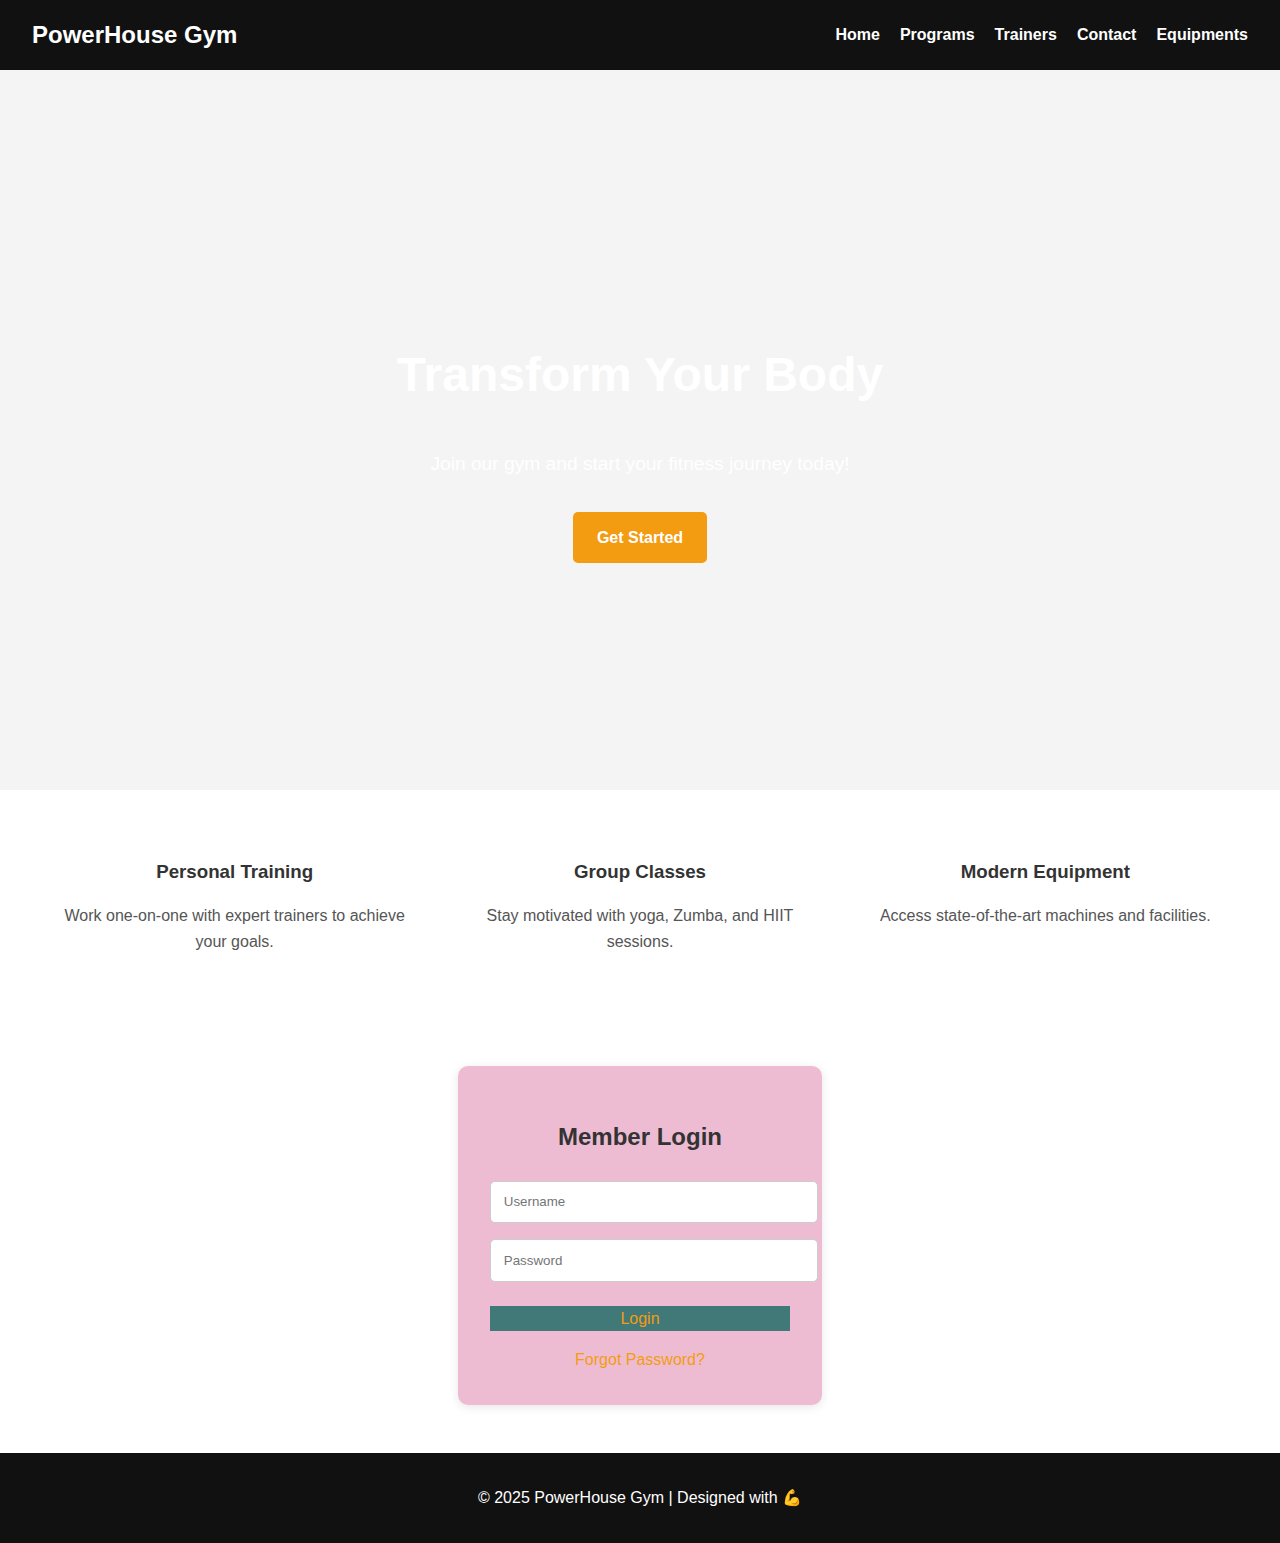
<file: index.html>
<!DOCTYPE html>
<html lang="en">
<head>
  <meta charset="UTF-8">
  <meta name="viewport" content="width=device-width", initial-scale=1.0">
  <title>PowerHouse Gym</title>
  <style>
    body{
    animation: Transformation 0.8s;
}
@keyframes Transformation{
    from{
        opacity: 0;
    }
    to{
        opacity: 1;
    }
}
    body {
      margin: 0;
      font-family: Arial, sans-serif;
      line-height: 1.6;
      background-color: #f4f4f4;
      background-repeat: no-repeat;
    }

    /* Navigation */
    header {
      background: #111;
      color: #fff;
      padding: 1rem 2rem;
      display: flex;
      justify-content: space-between;
      align-items: center;
    }
    header h1 {
      margin: 0;
      font-size: 1.5rem;
    }
    nav ul {
      list-style: none;
      display: flex;
      margin: 0;
      padding: 0;
    }
    nav ul li {
      margin-left: 20px;
    }
    nav ul li a {
      color: #fff;
      text-decoration: none;
      font-weight: bold;
    }
    nav ul li a:hover {
      color: #f39c12;
    }

    /* Hero Section */
    .hero {
      background: url('https://images.unsplash.com/photo-1558611848-73f7eb4001a1') no-repeat center center/cover;
      height: 80vh;
      display: flex;
      flex-direction: column;
      justify-content: center;
      align-items: center;
      color: #fff;
      text-align: center;
    }
    .hero h2 {
      font-size: 3rem;
      margin-bottom: 1rem;
    }
    .hero p {
      font-size: 1.2rem;
      margin-bottom: 2rem;
    }
    .hero a {
      background: #f39c12;
      color: #fff;
      padding: 0.8rem 1.5rem;
      text-decoration: none;
      font-weight: bold;
      border-radius: 5px;
    }
    .hero a:hover {
      background: #d35400;
    }

    /* Services */
    .services {
      display: flex;
      justify-content: space-around;
      padding: 3rem 2rem;
      background: #fff;
    }
    .service {
      flex: 1;
      margin: 0 1rem;
      text-align: center;
      
    }
    .service h3 {
      margin-bottom: 1rem;
      color: #333;
    }
    .service p {
      color: #555;
    }

    /* Footer */
    footer {
      background: #111;
      color: #fff;
      text-align: center;
      padding: 1rem;

      .login {
        background-color: #555;
      }
    }
  </style>
  
</head>
<link rel="stylesheet" href="style.css">

<body>

 <!-- Header -->
  <header>
    <h1>PowerHouse Gym</h1>
    <nav>
      <ul>
        <li><a href="index.html">Home</a></li>
        <li><a href="program.html">Programs</a></li>
        <li><a href="trainer.html">Trainers</a></li>
        <li><a href="contact.html">Contact</a></li>
        <li><a href="eipment.html">Equipments</a></li>
      </ul>
    </nav>
  </header>

  <!-- Hero Section -->
  <section class="hero">
    <h2>Transform Your Body</h2>
    <p>Join our gym and start your fitness journey today!</p>
    <a href="signup.html" target="_blank">Get Started</a>
  </section>

  <!-- Services -->
  <section class="services">
    <div class="service">
      <h3>Personal Training</h3>
      <p>Work one-on-one with expert trainers to achieve your goals.</p>
    </div>
    <div class="service">
      <h3>Group Classes</h3>
      <p>Stay motivated with yoga, Zumba, and HIIT sessions.</p>
    </div>
    <div class="service">
      <h3>Modern Equipment</h3>
      <p>Access state-of-the-art machines and facilities.</p>
    </div>
  </section>

  <!-- Login Section -->
<section class="login">
  <div class="login-container">
    <h2>Member Login</h2>
    <form action="#" method="post">
      <input type="text" placeholder="Username" required>
      <input type="password" placeholder="Password" required>
      <a class="login2" href="hero.html" target="_blank">Login</a>
    </form>
    <a href="member.html">Forgot Password?</a>
  </div>
</section>

  <!-- Footer -->
  <footer>
    <p>&copy; 2025 PowerHouse Gym | Designed with 💪</p>
  </footer>
 
  
</body>
</html>
</file>
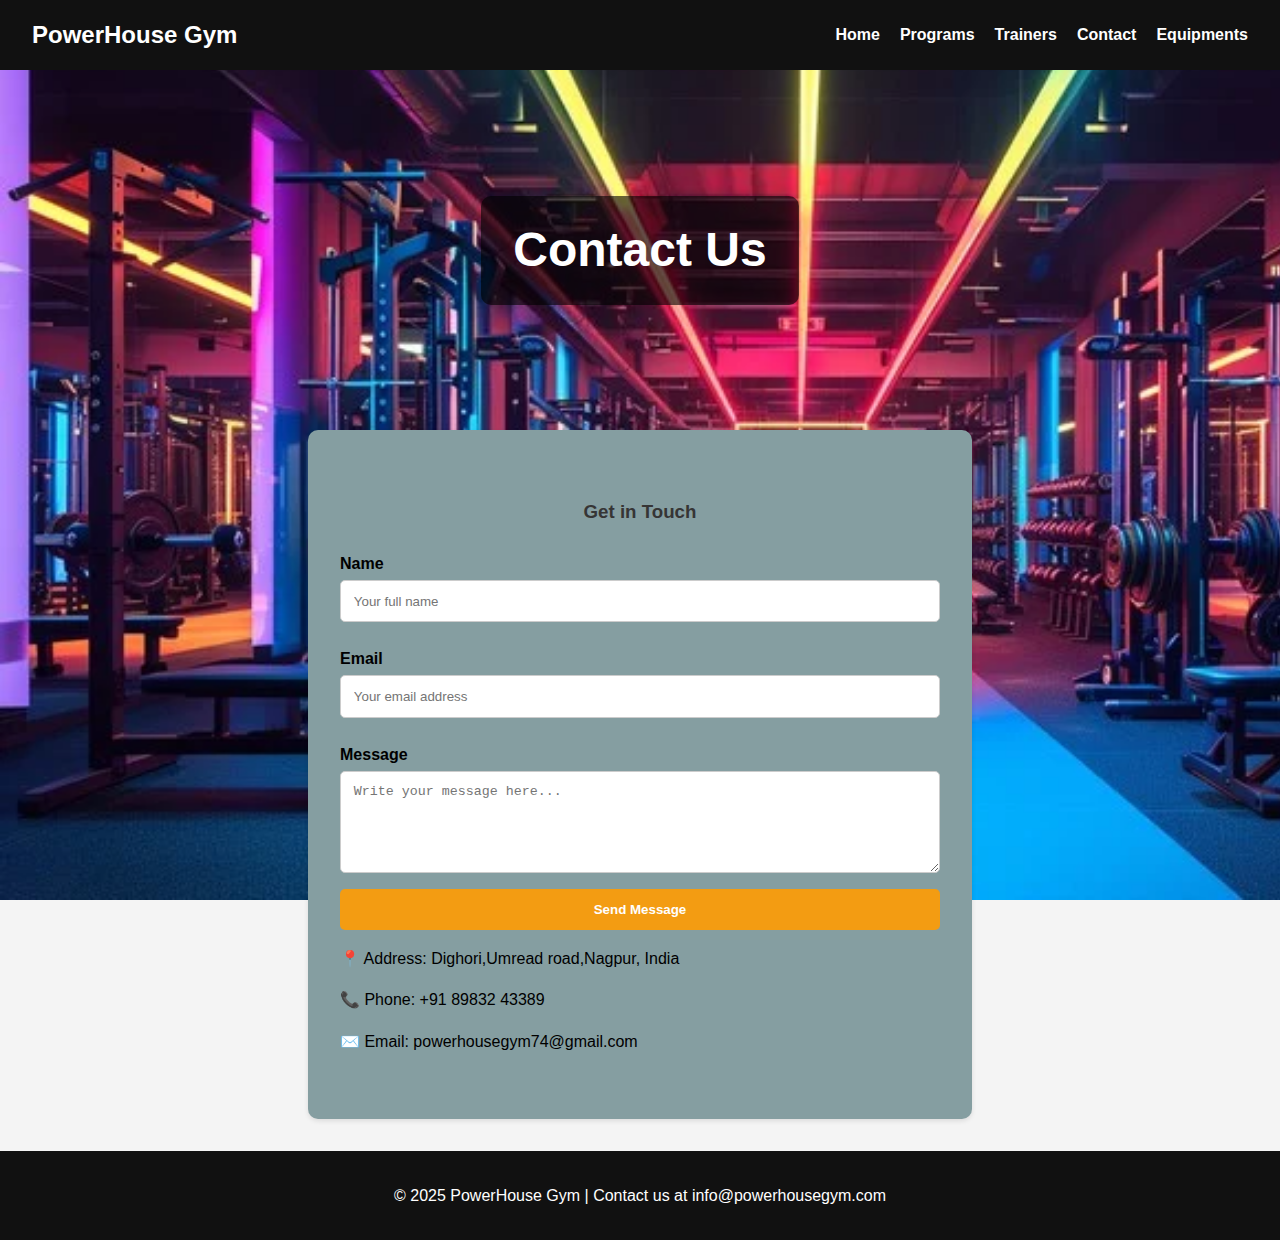
<file: contact.html>
<!DOCTYPE html>
<html lang="en">
<head>
  <meta charset="UTF-8">
  <meta name="viewport" content="width=device-width, initial-scale=1.0">
  <title>PowerHouse Gym | Contact</title>
  <style>
    body{
    animation: Transformation 0.8s;
}
@keyframes Transformation{
    from{
        opacity: 0;
    }
    to{
        opacity: 1;
    }
}
    body {
      margin: 0;
      font-family: Arial, sans-serif;
      background-color: #f4f4f4;
      line-height: 1.6;
      background-repeat: no-repeat;
      background-image: url(futuristic-gym-interior-stockcake.webp);
      background-size: cover;
      background-attachment: fixed;
      
    
    }

    /* Header */
    header {
      background: #111;
      color: #fff;
      padding: 1rem 2rem;
      display: flex;
      justify-content: space-between;
      align-items: center;
    }
    header h1 {
      margin: 0;
      font-size: 1.5rem;
    }
    nav ul {
      list-style: none;
      display: flex;
      margin: 0;
      padding: 0;
    }
    nav ul li {
      margin-left: 20px;
    }
    nav ul li a {
      color: #fff;
      text-decoration: none;
      font-weight: bold;
    }
    nav ul li a:hover {
      color: #f39c12;
    }

    /* Banner */
    .banner {
      
      height: 40vh;
      display: flex;
      justify-content: center;
      align-items: center;
      color: #fff;
      text-align: center;
    }
    .banner h2 {
      font-size: 3rem;
      background: rgba(0,0,0,0.6);
      padding: 1rem 2rem;
      border-radius: 10px;
    }

    /* Contact Form */
    .contact {
      padding: 3rem 2rem;
      max-width: 600px;
      margin: auto;
      background: #859ea1;
      border-radius: 10px;
      box-shadow: 0 2px 5px rgba(0,0,0,0.1);
    }
    .contact h3 {
      text-align: center;
      margin-bottom: 1rem;
      color: #363535;
    }
    .contact form {
      display: flex;
      flex-direction: column;
    }
    .contact label {
      margin: 0.5rem 0 0.2rem;
      font-weight: bold;
    }
    .contact input, .contact textarea {
      padding: 0.8rem;
      border: 1px solid #ccc;
      border-radius: 5px;
      margin-bottom: 1rem;
    }
    .contact button {
      background: #f39c12;
      color: #fff;
      padding: 0.8rem;
      border: none;
      border-radius: 5px;
      font-weight: bold;
      cursor: pointer;
    }
    .contact button:hover {
      background: #000000;
    }

    /* Footer */
    footer {
      background: #111;
      color: #fff;
      text-align: center;
      padding: 1rem;
      margin-top: 2rem;
    }
  </style>
  <link rel="stylesheet" href="style.css">
</head>
<body>

  <!-- Header -->
  <header>
    <h1>PowerHouse Gym</h1>
    <nav>
      <ul>
        <li><a href="index.html">Home</a></li>
        <li><a href="programs.html">Programs</a></li>
        <li><a href="trainer.html">Trainers</a></li>
        <li><a href="contact.html">Contact</a></li>
        <li><a href="eipment.html">Equipments</a></li>
      </ul>
    </nav>
  </header>

  <!-- Banner -->
  <section class="banner">
    <h2>Contact Us</h2>
  </section>

  <!-- Contact Form -->
  <section class="contact">
    <h3>Get in Touch</h3>
    <form action="#" method="post">
      <label for="name">Name</label>
      <input type="text" id="name" name="name" placeholder="Your full name" required>

      <label for="email">Email</label>
      <input type="email" id="email" name="email" placeholder="Your email address" required>

      <label for="message">Message</label>
      <textarea id="message" name="message" rows="5" placeholder="Write your message here..." required></textarea>

      <button type="submit">Send Message</button>
    </form>
     <div class="info">
      <p>📍 Address: Dighori,Umread road,Nagpur, India</p>
      <p>📞 Phone: +91 89832 43389</p>
      <p>✉️ Email: powerhousegym74@gmail.com</p>
    </div>
  </section>

  

  <!-- Footer -->
  <footer>
    <p>&copy; 2025 PowerHouse Gym | Contact us at info@powerhousegym.com</p>
  </footer>

</body>
</html>
</file>
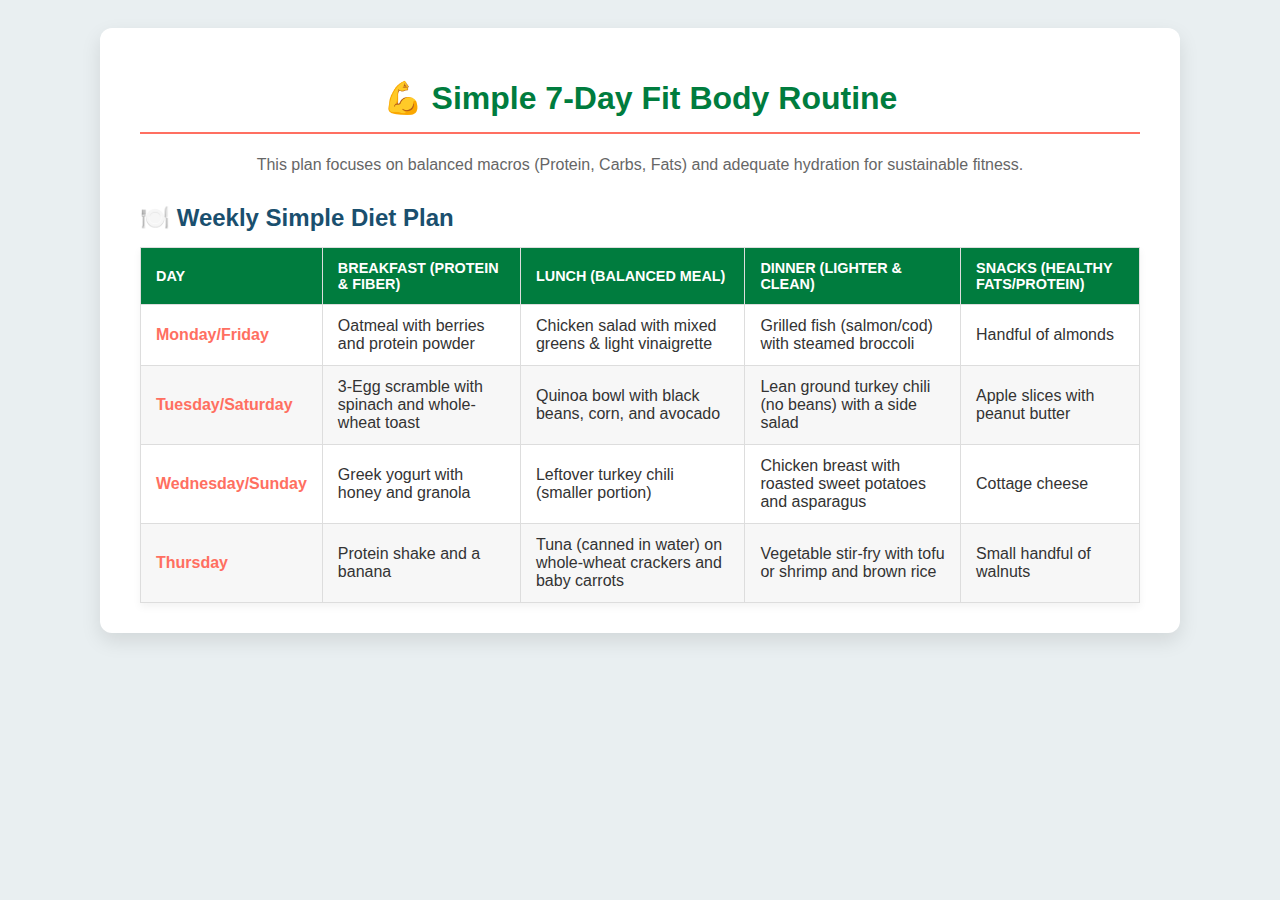
<file: diet.html>
<!DOCTYPE html>
<html lang="en">
<head>
    <meta charset="UTF-8">
    <meta name="viewport" content="width=device-width, initial-scale=1.0">
    <title>7-Day Simple Fitness Plan</title>
    <link rel="stylesheet" href="diet.css">
</head>
<body>
    <div class="plan-container">
        <h1>💪 Simple 7-Day Fit Body Routine</h1>
        <p class="intro">This plan focuses on balanced macros (Protein, Carbs, Fats) and adequate hydration for sustainable fitness.</p>

        <div class="plan-section">
            <h2>🍽️ Weekly Simple Diet Plan</h2>
            <table>
                <thead>
                    <tr>
                        <th>Day</th>
                        <th>Breakfast (Protein & Fiber)</th>
                        <th>Lunch (Balanced Meal)</th>
                        <th>Dinner (Lighter & Clean)</th>
                        <th>Snacks (Healthy Fats/Protein)</th>
                    </tr>
                </thead>
                <tbody>
                    <tr>
                        <td>Monday/Friday</td>
                        <td>Oatmeal with berries and protein powder</td>
                        <td>Chicken salad with mixed greens & light vinaigrette</td>
                        <td>Grilled fish (salmon/cod) with steamed broccoli</td>
                        <td>Handful of almonds</td>
                    </tr>
                    <tr>
                        <td>Tuesday/Saturday</td>
                        <td>3-Egg scramble with spinach and whole-wheat toast</td>
                        <td>Quinoa bowl with black beans, corn, and avocado</td>
                        <td>Lean ground turkey chili (no beans) with a side salad</td>
                        <td>Apple slices with peanut butter</td>
                    </tr>
                    <tr>
                        <td>Wednesday/Sunday</td>
                        <td>Greek yogurt with honey and granola</td>
                        <td>Leftover turkey chili (smaller portion)</td>
                        <td>Chicken breast with roasted sweet potatoes and asparagus</td>
                        <td>Cottage cheese</td>
                    </tr>
                    <tr>
                        <td>Thursday</td>
                        <td>Protein shake and a banana</td>
                        <td>Tuna (canned in water) on whole-wheat crackers and baby carrots</td>
                        <td>Vegetable stir-fry with tofu or shrimp and brown rice</td>
                        <td>Small handful of walnuts</td>
                    </tr>
</file>
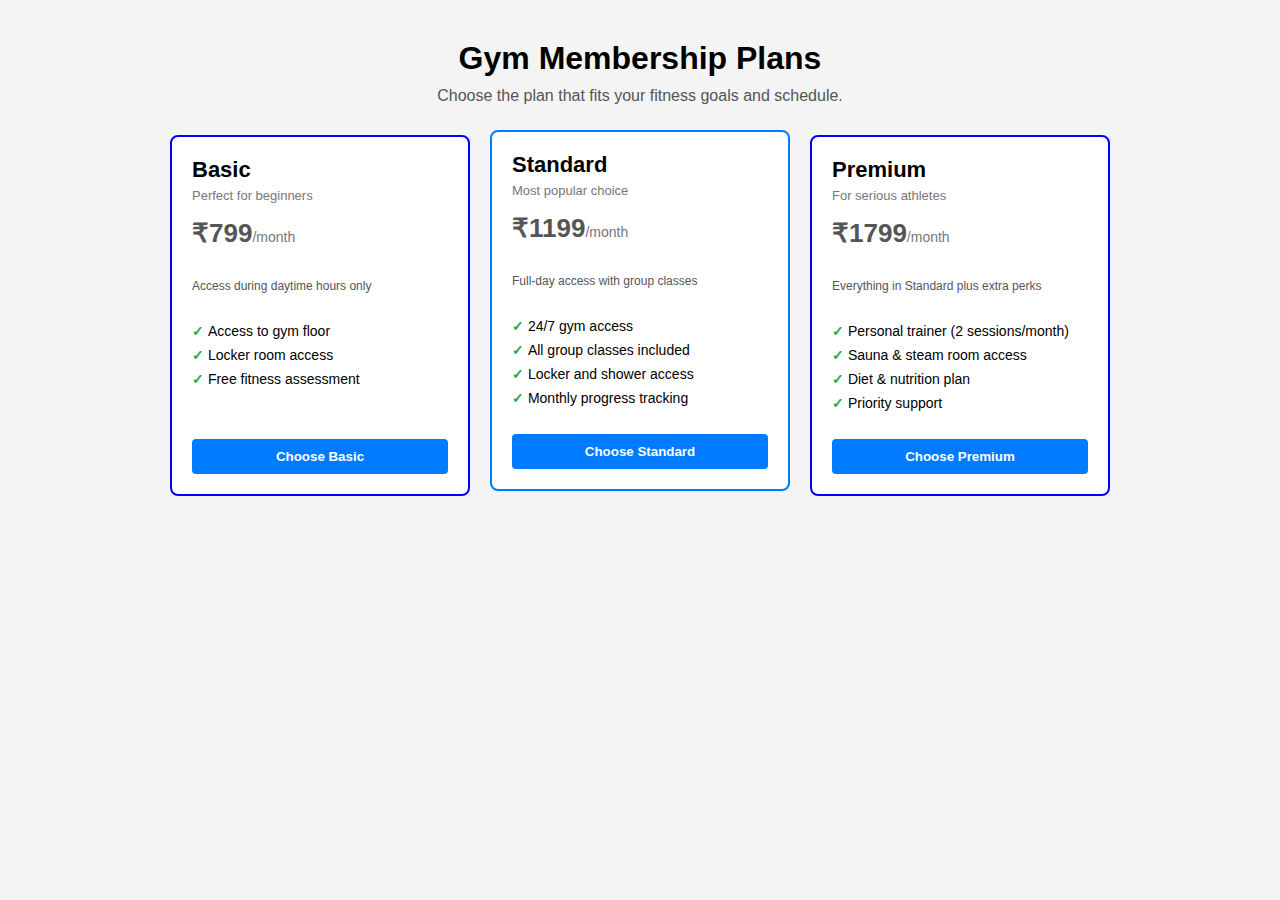
<file: fees.html>
<!DOCTYPE html>
<html lang="en">
<head>
  <meta charset="UTF-8">
  <title>Gym Membership Plans</title>
  <style>
    * {
      box-sizing: border-box;
      margin: 0;
      padding: 0;
      font-family: Arial, sans-serif;
    }
    body{
    animation: Transformation 0.8s;
}
@keyframes Transformation{
    from{
        opacity: 0;
    }
    to{
        opacity: 1;
    }
}

    body {
      background-color: #f4f4f4;
      padding: 40px 10px;
    }

    .pricing-section {
      max-width: 1000px;
      margin: 0 auto;
      text-align: center;
    }

    .pricing-section h1 {
      margin-bottom: 10px;
    }

    .pricing-section p {
      color: #555;
      margin-bottom: 30px;
    }

    .plans {
      display: flex;
      gap: 20px;
      justify-content: center;
      flex-wrap: wrap;
    }

    .plan {
      background-color: #ffffff;
      border: 1px solid #ddd;
      border-radius: 8px;
      width: 300px;
      padding: 20px;
      text-align: left;
      display: flex;
      flex-direction: column;
      border: 2px solid blue;
    }

    .plan h2 {
      margin-bottom: 5px;
      font-size: 22px;
    }

    .plan .tagline {
      font-size: 13px;
      color: #777;
      margin-bottom: 15px;
    }

    .price {
      font-size: 26px;
      font-weight: bold;
      margin-bottom: 5px;
      color: #222;
    }

    .price span {
      font-size: 14px;
      font-weight: normal;
      color: #777;
    }

    .billed {
      font-size: 12px;
      color: #777;
      margin-bottom: 15px;
    }

    .features {
      list-style: none;
      margin-bottom: 20px;
      font-size: 14px;
    }

    .features li {
      margin-bottom: 8px;
    }

    .features li::before {
      content: "✓ ";
      color: #28a745;
      font-weight: bold;
    }

    .plan button {
      padding: 10px 0;
      border-radius: 4px;
      border: none;
      background-color: #007bff;
      color: #fff;
      font-weight: 600;
      cursor: pointer;
      transition: background-color 0.2s ease;
      margin-top: auto;
    }

    .plan button:hover {
      background-color: #0056b3;
    }

    /* Highlight the middle plan slightly */
    .plan.popular {
      border: 2px solid #007bff;
      transform: translateY(-5px);
    }

    @media (max-width: 768px) {
      .plans {
        flex-direction: column;
        align-items: center;
      }

      .plan {
        width: 100%;
        max-width: 360px;
      }
    }
  </style>
</head>
<body>
  <section class="pricing-section">
    <h1>Gym Membership Plans</h1>
    <p>Choose the plan that fits your fitness goals and schedule.</p>

    <div class="plans">
      <!-- Basic Plan -->
      <div class="plan">
        <h2>Basic</h2>
        <p class="tagline">Perfect for beginners</p>
        <p class="price">₹799<span>/month</span></p>
        <p class="billed">Access during daytime hours only</p>
        <ul class="features">
          <li>Access to gym floor</li>
          <li>Locker room access</li>
          <li>Free fitness assessment</li>
        </ul>
        <button>Choose Basic</button>
      </div>

      <!-- Standard Plan -->
      <div class="plan popular">
        <h2>Standard</h2>
        <p class="tagline">Most popular choice</p>
        <p class="price">₹1199<span>/month</span></p>
        <p class="billed">Full-day access with group classes</p>
        <ul class="features">
          <li>24/7 gym access</li>
          <li>All group classes included</li>
          <li>Locker and shower access</li>
          <li>Monthly progress tracking</li>
        </ul>
        <button>Choose Standard</button>
      </div>

      <!-- Premium Plan -->
      <div class="plan">
        <h2>Premium</h2>
        <p class="tagline">For serious athletes</p>
        <p class="price">₹1799<span>/month</span></p>
        <p class="billed">Everything in Standard plus extra perks</p>
        <ul class="features">
          <li>Personal trainer (2 sessions/month)</li>
          <li>Sauna & steam room access</li>
          <li>Diet & nutrition plan</li>
          <li>Priority support</li>
        </ul>
        <button>Choose Premium</button>
      </div>
    </div>
  </section>
</body>
</html>
</file>
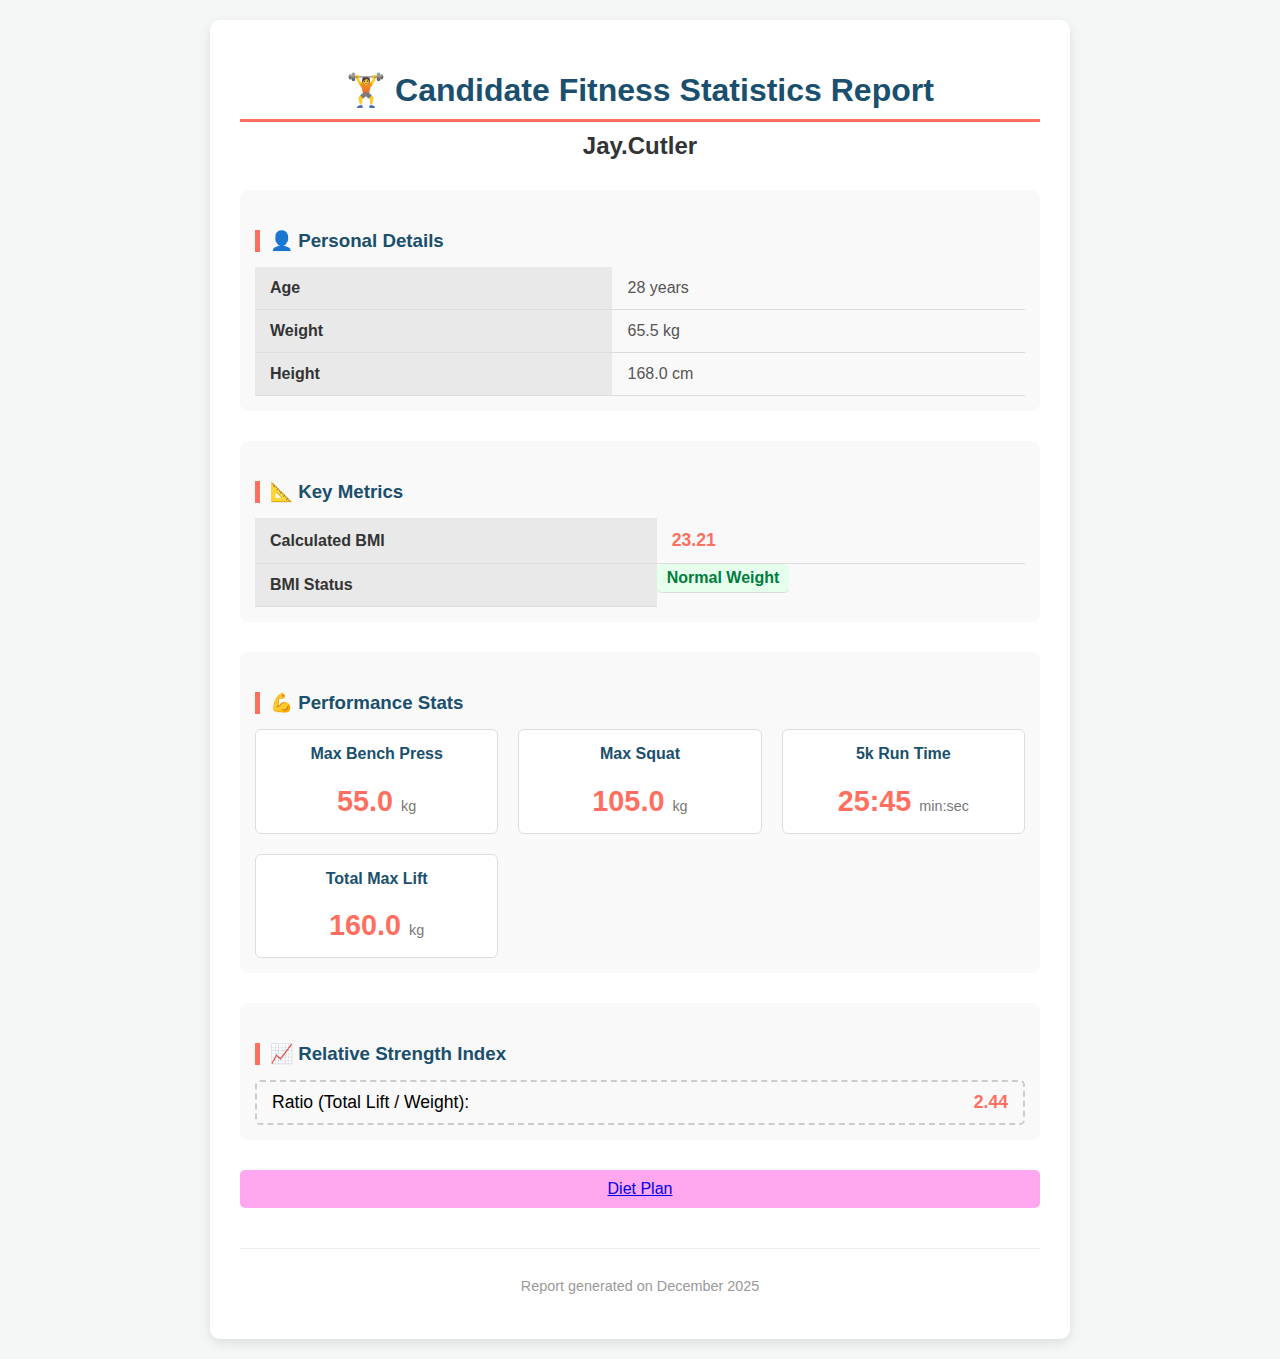
<file: hero.html>
<!DOCTYPE html>
<html lang="en">
<head>
    <meta charset="UTF-8">
    <meta name="viewport" content="width=device-width, initial-scale=1.0">
    <title>Gym Candidate Fitness Report</title>
    <link rel="stylesheet" href="Style2.css">
</head>
<body>
    <div class="report-container">
        <h1>🏋️ Candidate Fitness Statistics Report</h1>
        
        <h2>Jay.Cutler</h2>

        <div class="data-section personal-details">
            <h3>👤 Personal Details</h3>
            <table>
                <tr>
                    <th>Age</th>
                    <td>28 years</td>
                </tr>
                <tr>
                    <th>Weight</th>
                    <td>65.5 kg</td>
                </tr>
                <tr>
                    <th>Height</th>
                    <td>168.0 cm</td>
                </tr>
            </table>
        </div>

        <div class="data-section key-metrics">
            <h3>📐 Key Metrics</h3>
            <table>
                <tr>
                    <th>Calculated BMI</th>
                    <td class="highlight-metric">23.21</td>
                </tr>
                <tr>
                    <th>BMI Status</th>
                    <td class="status-normal">Normal Weight</td>
                </tr>
            </table>
        </div>

        <div class="data-section performance-stats">
            <h3>💪 Performance Stats</h3>
            <div class="stat-grid">
                <div class="stat-item">
                    <h4>Max Bench Press</h4>
                    <p class="stat-value">55.0 <small>kg</small></p>
                </div>
                <div class="stat-item">
                    <h4>Max Squat</h4>
                    <p class="stat-value">105.0 <small>kg</small></p>
                </div>
                <div class="stat-item">
                    <h4>5k Run Time</h4>
                    <p class="stat-value">25:45 <small>min:sec</small></p>
                </div>
                <div class="stat-item total-lift">
                    <h4>Total Max Lift</h4>
                    <p class="stat-value">160.0 <small>kg</small></p>
                </div>
            </div>
        </div>

        <div class="data-section relative-strength">
            <h3>📈 Relative Strength Index</h3>
            <div class="stat-flex">
                <p>Ratio (Total Lift / Weight):</p>
                <p class="highlight-metric">2.44</p>
            </div>
        </div>
        
        <div class="diet">
            <a href="diet.html">Diet Plan</a>
        </div>
        
        <footer>
            <p>Report generated on December 2025</p>
            
        </footer>
    </div>
</body>
</html>
</file>
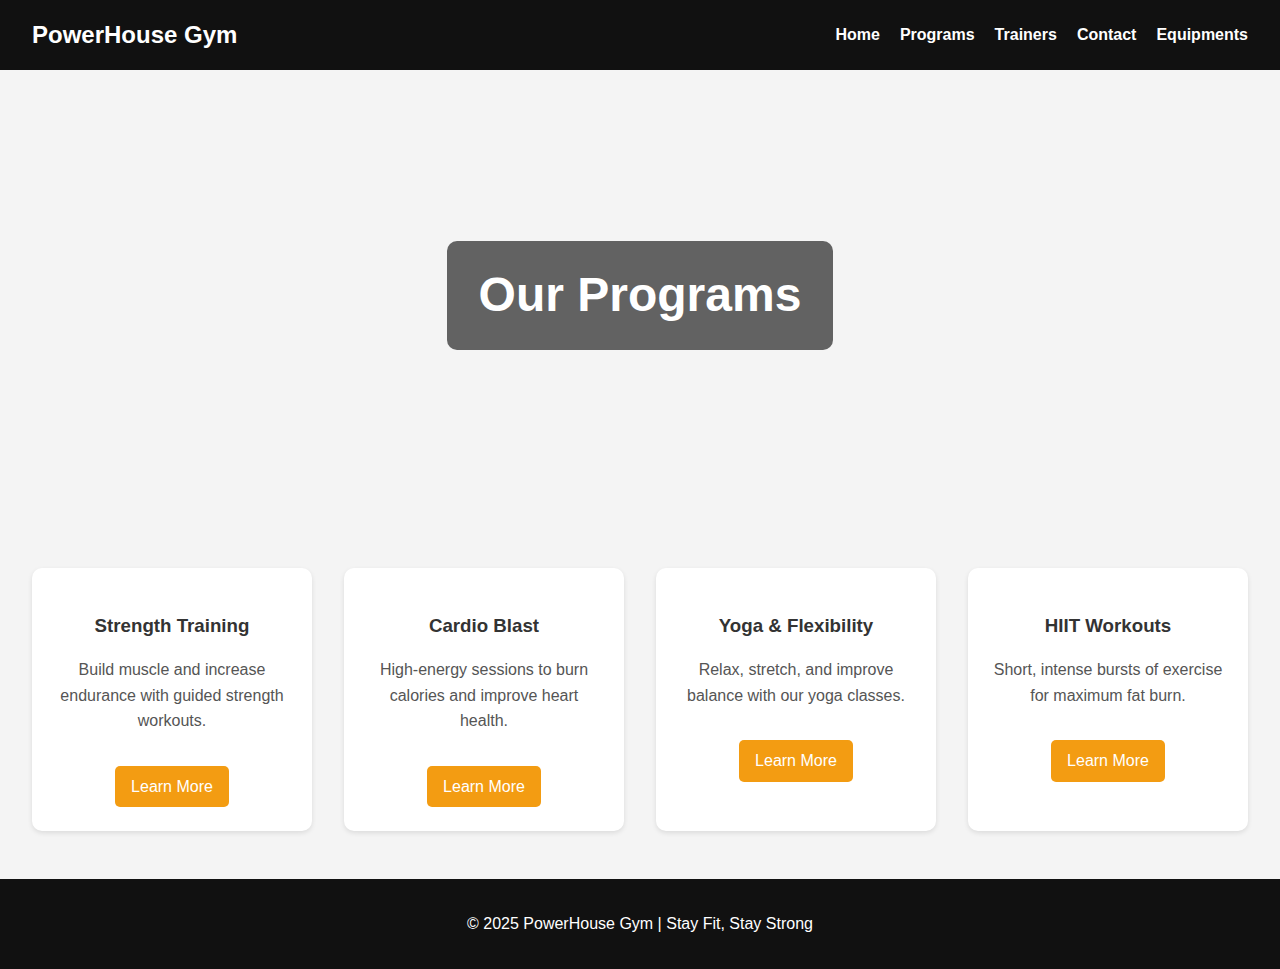
<file: program.html>
<!DOCTYPE html>
<html lang="en">
<head>
  <meta charset="UTF-8">
  <meta name="viewport" content="width=device-width, initial-scale=1.0">
  <title>PowerHouse Gym | Programs</title>
  <style>
    body{
    animation: Transformation 0.8s;
}
@keyframes Transformation{
    from{
        opacity: 0;
    }
    to{
        opacity: 1;
    }
}
    body {
      margin: 0;
      font-family: Arial, sans-serif;
      background-color: #f4f4f4;
      line-height: 1.6;
    }

    /* Header */
    header {
      background: #111;
      color: #fff;
      padding: 1rem 2rem;
      display: flex;
      justify-content: space-between;
      align-items: center;
    }
    header h1 {
      margin: 0;
      font-size: 1.5rem;
    }
    nav ul {
      list-style: none;
      display: flex;
      margin: 0;
      padding: 0;
    }
    nav ul li {
      margin-left: 20px;
    }
    nav ul li a {
      color: #fff;
      text-decoration: none;
      font-weight: bold;
    }
    nav ul li a:hover {
      color: #8d5515;
    }

    /* Page Banner */
    .banner {
      background: url('https://images.unsplash.com/photo-1599058917212-9b6f3b6d6f5f') no-repeat center center/cover;
      height: 50vh;
      display: flex;
      justify-content: center;
      align-items: center;
      color: #fff;
      text-align: center;
    }
    .banner h2 {
      font-size: 3rem;
      background: rgba(0,0,0,0.6);
      padding: 1rem 2rem;
      border-radius: 10px;
    }

    /* Programs Section */
    .programs {
      display: grid;
      grid-template-columns: repeat(auto-fit, minmax(250px, 1fr));
      gap: 2rem;
      padding: 3rem 2rem;
    }
    .program {
      background: #fff;
      padding: 1.5rem;
      border-radius: 10px;
      box-shadow: 0 2px 5px rgba(0,0,0,0.1);
      text-align: center;
    }
    .program h3 {
      margin-bottom: 1rem;
      color: #333;
    }
    .program p {
      color: #555;
    }
    .program a {
      display: inline-block;
      margin-top: 1rem;
      background: #f39c12;
      color: #fff;
      padding: 0.5rem 1rem;
      text-decoration: none;
      border-radius: 5px;
    }
    .program a:hover {
      background: #d35400;
    }

    /* Footer */
    footer {
      background: #111;
      color: #fff;
      text-align: center;
      padding: 1rem;
    }
  </style>
  <link rel="stylesheet" href="style.css">
</head>
<body>

  <!-- Header -->
  <header>
    <h1>PowerHouse Gym</h1>
    <nav>
      <ul>
        <li><a href="index.html">Home</a></li>
        <li><a href="programs.html">Programs</a></li>
        <li><a href="trainer.html">Trainers</a></li>
        <li><a href="contact.html">Contact</a></li>
        <li><a href="eipment.html">Equipments</a></li>
      </ul>
    </nav>
  </header>

  <!-- Banner -->
  <section class="banner">
    <h2>Our Programs</h2>
  </section>

  <!-- Programs -->
  <section class="programs">
    <div class="program">
      <h3>Strength Training</h3>
      <p>Build muscle and increase endurance with guided strength workouts.</p>
      <a href="https://www.nhs.uk/live-well/exercise/strength-exercises/" target="_blank">Learn More</a>
    </div>
    <div class="program">
      <h3>Cardio Blast</h3>
      <p>High-energy sessions to burn calories and improve heart health.</p>
      <a href="https://dymatize.co.in/thescoop/the-best-cardio-exercises-for-men-and-women-for-optimal-health" target="_blank">Learn More</a>
    </div>
    <div class="program">
      <h3>Yoga & Flexibility</h3>
      <p>Relax, stretch, and improve balance with our yoga classes.</p>
      <a href="https://www.healthline.com/health/exercise-fitness/yoga-for-flexibility#flexibility-benefits" target="_blank">Learn More</a>
    </div>
    <div class="program">
      <h3>HIIT Workouts</h3>
      <p>Short, intense bursts of exercise for maximum fat burn.</p>
      <a href="https://hydrow.com/blog/hiit-workout-plan-beginner-intermediate-and-advanced-exercises-to-try/" target="_blank">Learn More</a>
    </div>
  </section>

  <!-- Footer -->
  <footer>
    <p>&copy; 2025 PowerHouse Gym | Stay Fit, Stay Strong</p>
  </footer>

</body>
</html>
</file>
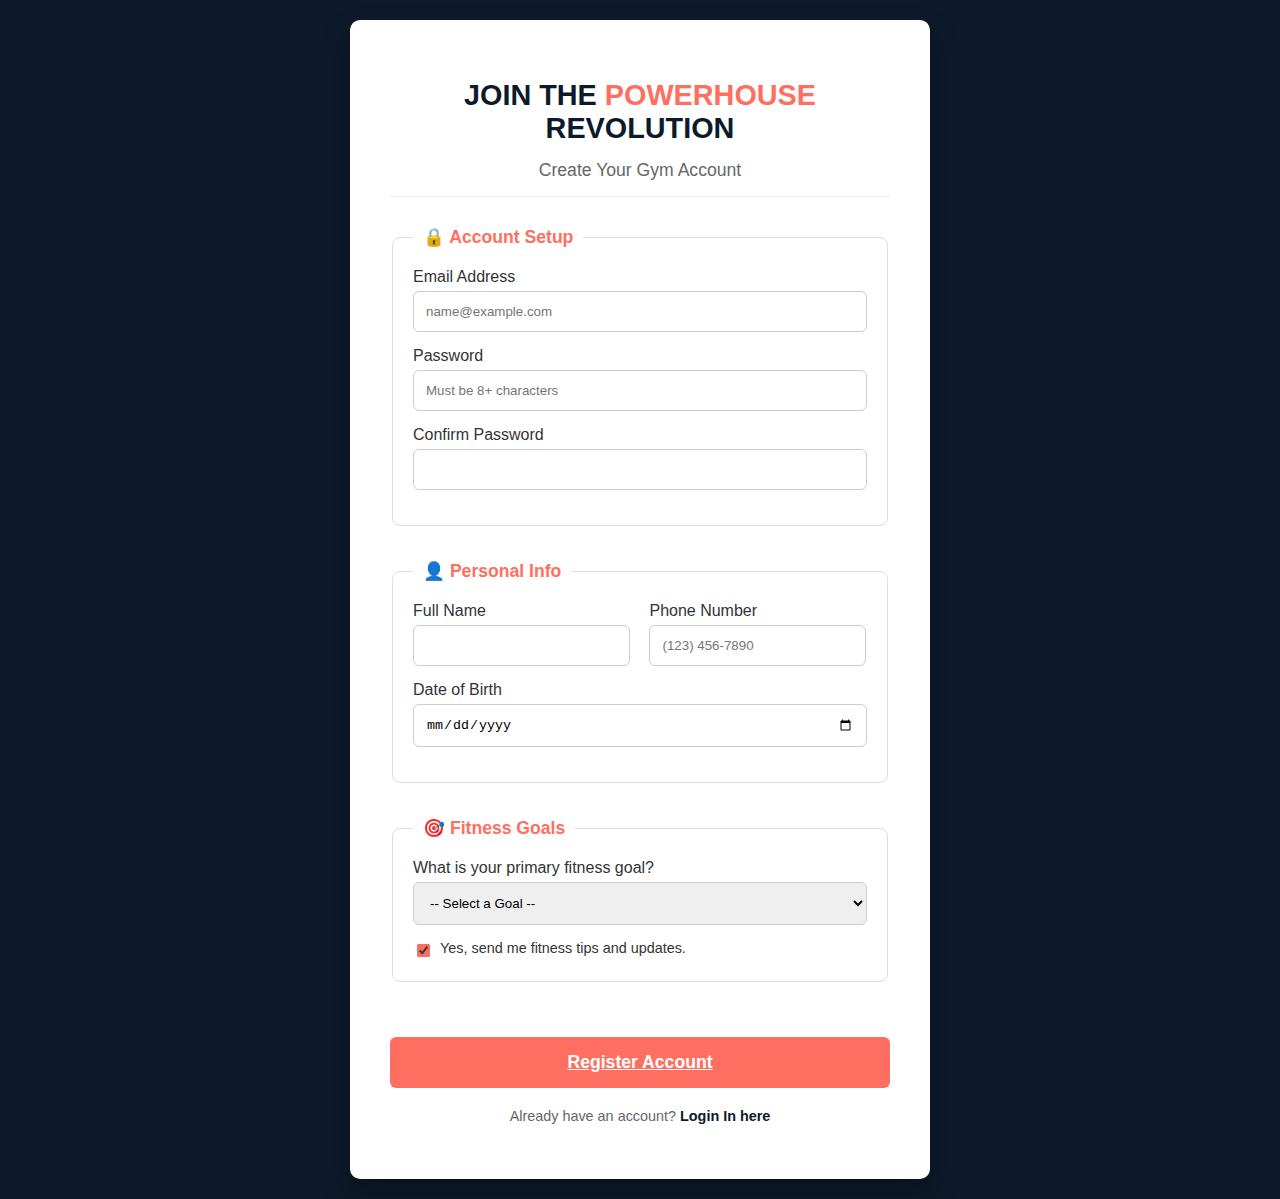
<file: signup.html>
<!DOCTYPE html>
<html lang="en">
<head>
    <meta charset="UTF-8">
    <meta name="viewport" content="width=device-width, initial-scale=1.0">
    <title>Gym Account Registration</title>
    <link rel="stylesheet" href="signup.css"> 
</head>
<body>
    <div class="signup-container">
        <h1>JOIN THE <span class="highlight">POWERHOUSE</span> REVOLUTION</h1>
        <h2>Create Your Gym Account</h2>

        <form action="/register" method="POST" class="registration-form">
            <fieldset>
                <legend>🔒 Account Setup</legend>
                <div class="form-group">
                    <label for="email">Email Address</label>
                    <input type="email" id="email" name="email" required placeholder="name@example.com">
                </div>
                <div class="form-group">
                    <label for="password">Password</label>
                    <input type="password" id="password" name="password" required minlength="8" placeholder="Must be 8+ characters">
                </div>
                <div class="form-group">
                    <label for="confirm_password">Confirm Password</label>
                    <input type="password" id="confirm_password" name="confirm_password" required>
                </div>
            </fieldset>

            <fieldset>
                <legend>👤 Personal Info</legend>
                <div class="form-group half-width">
                    <label for="full_name">Full Name</label>
                    <input type="text" id="full_name" name="full_name" required>
                </div>
                <div class="form-group half-width">
                    <label for="phone">Phone Number</label>
                    <input type="tel" id="phone" name="phone" placeholder="(123) 456-7890">
                </div>
                <div class="form-group">
                    <label for="birthdate">Date of Birth</label>
                    <input type="date" id="birthdate" name="birthdate" required>
                </div>
            </fieldset>

            <fieldset>
                <legend>🎯 Fitness Goals</legend>
                <div class="form-group">
                    <label for="goals">What is your primary fitness goal?</label>
                    <select id="goals" name="goals" required>
                        <option value="">-- Select a Goal --</option>
                        <option value="lose_weight">Weight Loss</option>
                        <option value="build_muscle">Muscle Building</option>
                        <option value="improve_stamina">Endurance/Stamina</option>
                        <option value="general_health">General Health/Maintenance</option>
                    </select>
                </div>
                
                <div class="checkbox-group">
                    <input type="checkbox" id="newsletter" name="newsletter" checked>
                    <label for="newsletter">Yes, send me fitness tips and updates.</label>
                </div>
            </fieldset>
            <a class="submit-btn" href="fees.html">Register Account</a>
          
        </form>

        <p class="login-link">Already have an account? <a href="index.html">Login In here</a></p>
    </div>
</body>
</html>
</file>
<file: style.css>
/* public/css/style.css */
:root { --teal:#14b8a6; }
.hero-orb {
  position:absolute; inset:auto 0 0 auto; right:-60px; top:-60px;
  width:220px; height:220px; border-radius:9999px;
  background: radial-gradient(circle at 30% 30%, var(--teal), transparent 60%);
  filter: blur(12px); opacity:0.8; animation: float 6s ease-in-out infinite;
}
@keyframes float {
  0%,100% { transform: translateY(0) }
  50% { transform: translateY(12px) }
}
.card { padding:1rem; border:1px solid #1f2937; border-radius:.5rem; background:#0b0f14; }
.card-title { font-weight:700; font-size:1.25rem; }
.card-body { color:#94a3b8; }
.input { width:100%; padding:.75rem; border:1px solid #1f2937; background:#0b0f14; border-radius:.5rem; }
.btn { width:100%; padding:.75rem; background:var(--teal); color:#000; border-radius:.5rem; font-weight:600; }
.login {
  display: flex;
  justify-content: center;
  align-items: center;
  padding: 3rem;
  background: #fff;
  
}
.login-container {
  background: #d04e8b60;
  padding: 2rem;
  border-radius: 10px;
  box-shadow: 0 2px 10px rgba(0,0,0,0.1);
  width: 300px;
  text-align: center;
}
.login-container h2 {
  margin-bottom: 1rem;
  color: #333;
}
.login-container input {
  width: 100%;
  padding: 0.8rem;
  margin: 0.5rem 0;
  border: 1px solid #ccc;
  border-radius: 5px;
}
.login-container button {
  width: 100%;
  padding: 0.8rem;
  background: #f39c12;
  color: #fff;
  border: none;
  border-radius: 5px;
  font-weight: bold;
  cursor: pointer;
}
.login-container button:hover {
  background: #d35400;
}
.login-container a {
  display: block;
  margin-top: 1rem;
  color: #f39c12;
  text-decoration: none;
}
.login-container a:hover {
  text-decoration: underline;
}
.login2{
  background-color: #417978;
  color: #a8c1a6f5;
}
body{
    animation: Transformation 0.8s;
}
@keyframes Transformation{
    from{
        opacity: 0;
    }
    to{
        opacity: 1;
    }
}
</file>
<file: diet.css>
body{
    animation: Transformation 0.8s;
}
@keyframes Transformation{
    from{
        opacity: 0;
    }
    to{
        opacity: 1;
    }
}
/* General Setup */
body {
    font-family: 'Verdana', sans-serif;
    background-color: #e9eff1; /* Light, calming background */
    color: #333;
    padding: 20px;
    display: flex;
    justify-content: center;
}

.plan-container {
    width: 100%;
    max-width: 1000px;
    background-color: #ffffff;
    box-shadow: 0 8px 20px rgba(0, 0, 0, 0.1);
    border-radius: 12px;
    padding: 30px 40px;
}

/* Headings and Intro */
h1 {
    text-align: center;
    color: #007c3e; /* Dark Green */
    border-bottom: 2px solid #ff6f61; /* Coral Red Accent */
    padding-bottom: 15px;
}

h2 {
    color: #1a4f6e; /* Dark Blue */
    margin-top: 30px;
    margin-bottom: 15px;
    font-size: 1.5em;
}

.intro {
    text-align: center;
    color: #666;
    margin-bottom: 30px;
}

/* --- DIET PLAN TABLE STYLING --- */
table {
    width: 100%;
    border-collapse: collapse;
    margin-top: 15px;
    box-shadow: 0 4px 8px rgba(0, 0, 0, 0.05);
}

th, td {
    padding: 12px 15px;
    text-align: left;
    border: 1px solid #ddd;
}

thead th {
    background-color: #007c3e;
    color: white;
    font-weight: 600;
    text-transform: uppercase;
    font-size: 0.9em;
}

tbody tr:nth-child(even) {
    background-color: #f7f7f7;
}

tbody tr:hover {
    background-color: #e6ffe6; /* Light Green hover */
}

td:first-child {
    font-weight: bold;
    color: #ff6f61;
}

/* --- SLEEP ROUTINE STYLING --- */
.sleep-routine {
    margin-top: 40px;
    padding: 20px;
    background-color: #f0f8ff; /* Light Blue background */
    border-radius: 8px;
    border-left: 5px solid #1a4f6e;
}

.routine-steps {
    display: flex;
    flex-wrap: wrap;
    gap: 20px;
    margin-top: 20px;
}

.step {
    flex: 1 1 calc(50% - 20px); /* Two steps per row on larger screens */
    background-color: white;
    padding: 15px;
    border-radius: 6px;
    box-shadow: 0 2px 4px rgba(0, 0, 0, 0.05);
}

.step h4 {
    color: #1a4f6e;
    margin-top: 0;
    font-size: 1.1em;
    border-bottom: 1px dashed #ccc;
    padding-bottom: 5px;
}

.step p {
    font-size: 0.95em;
    color: #555;
}

/* Footer */
footer {
    text-align: center;
    margin-top: 30px;
    padding-top: 15px;
    border-top: 1px solid #eee;
    color: #777;
    font-style: italic;
}

/* Media Query for Mobile Responsiveness */
@media (max-width: 768px) {
    .step {
        flex: 1 1 100%; /* One step per row on small screens */
    }
    th, td {
        padding: 10px 8px;
        font-size: 0.85em;
    }
}
</file>
<file: Style2.css>
/* General Setup */
body{
    animation: Transformation 0.8s;
}
@keyframes Transformation{
    from{
        opacity: 0;
    }
    to{
        opacity: 1;
    }
}
body {
    font-family: 'Arial', sans-serif;
    background-color: #f4f7f6;
    margin: 0;
    padding: 20px;
    display: flex;
    justify-content: center;
}

/* Report Container */
.report-container {
    width: 100%;
    max-width: 800px;
    background-color: #ffffff;
    box-shadow: 0 4px 12px rgba(0, 0, 0, 0.1);
    border-radius: 10px;
    padding: 30px;
}

/* Typography */
h1 {
    text-align: center;
    color: #1a4f6e; /* Dark Blue */
    border-bottom: 3px solid #ff6f61; /* Coral Red */
    padding-bottom: 10px;
    margin-bottom: 20px;
}

h2 {
    text-align: center;
    color: #333;
    font-weight: 600;
    margin-top: -10px;
    margin-bottom: 30px;
}

h3 {
    color: #1a4f6e;
    border-left: 5px solid #ff6f61;
    padding-left: 10px;
    margin-top: 25px;
    margin-bottom: 15px;
}

/* Data Sections - General Styling */
.data-section {
    margin-bottom: 30px;
    padding: 15px;
    background-color: #f9f9f9;
    border-radius: 8px;
}

/* Table Styling for Details and Metrics */
table {
    width: 100%;
    border-collapse: collapse;
    margin-top: 10px;
}

th, td {
    padding: 12px 15px;
    text-align: left;
    border-bottom: 1px solid #ddd;
}

th {
    background-color: #e9e9e9;
    color: #333;
    font-weight: bold;
}

td {
    color: #555;
}

/* Highlighted Metrics */
.highlight-metric {
    font-weight: bold;
    color: #ff6f61; /* Coral Red */
    font-size: 1.1em;
}

/* BMI Status Styling */
.status-normal {
    background-color: #e6ffed; /* Light Green Background */
    color: #007c3e; /* Dark Green Text */
    font-weight: bold;
    border-radius: 5px;
    padding: 5px 10px;
    display: inline-block;
}

/* Performance Grid Styling */
.stat-grid {
    display: grid;
    grid-template-columns: repeat(auto-fit, minmax(180px, 1fr));
    gap: 20px;
    text-align: center;
}

.stat-item {
    background-color: #fff;
    border: 1px solid #ddd;
    border-radius: 6px;
    padding: 15px;
    transition: transform 0.2s;
}

.stat-item:hover {
    transform: translateY(-3px);
    box-shadow: 0 4px 8px rgba(0, 0, 0, 0.05);
}

.stat-item h4 {
    margin-top: 0;
    color: #1a4f6e;
    font-size: 1em;
}

.stat-value {
    font-size: 1.8em;
    font-weight: 700;
    color: #ff6f61;
    margin: 5px 0 0 0;
}

.stat-value small {
    font-size: 0.5em;
    font-weight: 400;
    color: #777;
}

/* Relative Strength Flex */
.stat-flex {
    display: flex;
    justify-content: space-between;
    align-items: center;
    padding: 10px 15px;
    border: 2px dashed #ccc;
    border-radius: 5px;
}

.stat-flex p {
    margin: 0;
    font-size: 1.1em;
}

/* Footer */
footer {
    text-align: center;
    margin-top: 40px;
    padding-top: 15px;
    border-top: 1px solid #eee;
    color: #999;
    font-size: 0.9em;
}
.diet{
display:ruby-base-container;
    padding: 10px 15px;
    background: #ffa7ef;
    color: #fff7f7;
    text-decoration: solid;
    border-radius: 5px;
    transition: background 0.3s ease;
    text-align: center;

}
.diet:hover {
    background: #17147610;
}
</file>
<file: signup.css>
/* General Body & Background */
body{
    animation: Transformation 0.8s;
}
@keyframes Transformation{
    from{
        opacity: 0;
    }
    to{
        opacity: 1;
    }
}
body {
    font-family: 'Segoe UI', Tahoma, Geneva, Verdana, sans-serif;
    background-color: #0d1a2b; /* Dark Blue/Black background */
    margin: 0;
    padding: 20px;
    display: flex;
    justify-content: center;
    align-items: center;
    min-height: 100vh;
}

/* Container for the Sign-Up Form */
.signup-container {
    background-color: #ffffff;
    padding: 40px;
    border-radius: 10px;
    box-shadow: 0 15px 30px rgba(0, 0, 0, 0.3);
    width: 100%;
    max-width: 500px;
}

/* Headings */
h1 {
    text-align: center;
    color: #0d1a2b;
    font-size: 1.8em;
    margin-bottom: 5px;
}

h2 {
    text-align: center;
    color: #666;
    font-size: 1.1em;
    font-weight: 400;
    margin-bottom: 30px;
    border-bottom: 1px solid #eee;
    padding-bottom: 15px;
}

/* Highlight Color for Gym Theme */
.highlight {
    color: #ff6f61; /* Coral Red - Primary Accent Color */
    font-weight: 700;
}

/* Form Structure */
.registration-form {
    display: flex;
    flex-direction: column;
    gap: 15px;
}

fieldset {
    border: 1px solid #ddd;
    border-radius: 8px;
    padding: 20px;
    margin-bottom: 20px;
}

legend {
    font-weight: 600;
    color: #ff6f61;
    padding: 0 10px;
    font-size: 1.1em;
}

/* Form Group Layout */
.form-group {
    margin-bottom: 15px;
}

/* Make two inputs share a row */
.form-group.half-width {
    display: inline-block;
    width: calc(50% - 10px); /* 50% minus gap adjustment */
    margin-right: 15px;
}

.form-group.half-width:nth-of-type(2n) {
    margin-right: 0;
}


label {
    display: block;
    margin-bottom: 5px;
    font-weight: 500;
    color: #333;
}

input[type="text"], 
input[type="email"], 
input[type="password"], 
input[type="tel"],
input[type="date"],
select {
    width: 100%;
    padding: 12px;
    border: 1px solid #ccc;
    border-radius: 6px;
    box-sizing: border-box; /* Important for padding/width calculation */
    transition: border-color 0.3s;
}

input:focus, select:focus {
    border-color: #ff6f61;
    outline: none;
    box-shadow: 0 0 5px rgba(255, 111, 97, 0.5);
}

/* Checkbox Styling */
.checkbox-group {
    display: flex;
    align-items: center;
    margin-top: 10px;
    font-size: 0.9em;
}

.checkbox-group input[type="checkbox"] {
    width: auto;
    margin-right: 10px;
    accent-color: #ff6f61;
}


/* Submit Button */
.submit-btn {
    background-color: #ff6f61;
    color: white;
    padding: 15px 25px;
    border: none;
    border-radius: 6px;
    cursor: pointer;
    font-size: 1.1em;
    font-weight: 600;
    transition: background-color 0.3s, transform 0.1s;
    margin-top: 20px;
    text-align: center;
}

.submit-btn:hover {
    background-color: #e05e52; /* Slightly darker shade on hover */
    transform: translateY(-2px);
}

/* Login Link */
.login-link {
    text-align: center;
    margin-top: 20px;
    font-size: 0.9em;
    color: #666;
}

.login-link a {
    color: #0d1a2b;
    text-decoration: none;
    font-weight: 600;
}

.login-link a:hover {
    text-decoration: underline;
    color: #ff6f61;
}

/* Media Query for Mobile Responsiveness */
@media (max-width: 600px) {
    .signup-container {
        padding: 20px;
    }
    .form-group.half-width {
        width: 100%;
        margin-right: 0;
    }
}/* General Body & Background */
body {
    font-family: 'Segoe UI', Tahoma, Geneva, Verdana, sans-serif;
    background-color: #0d1a2b; /* Dark Blue/Black background */
    margin: 0;
    padding: 20px;
    display: flex;
    justify-content: center;
    align-items: center;
    min-height: 100vh;
}

/* Container for the Sign-Up Form */
.signup-container {
    background-color: #ffffff;
    padding: 40px;
    border-radius: 10px;
    box-shadow: 0 15px 30px rgba(0, 0, 0, 0.3);
    width: 100%;
    max-width: 500px;
}

/* Headings */
h1 {
    text-align: center;
    color: #0d1a2b;
    font-size: 1.8em;
    margin-bottom: 5px;
}

h2 {
    text-align: center;
    color: #666;
    font-size: 1.1em;
    font-weight: 400;
    margin-bottom: 30px;
    border-bottom: 1px solid #eee;
    padding-bottom: 15px;
}

/* Highlight Color for Gym Theme */
.highlight {
    color: #ff6f61; /* Coral Red - Primary Accent Color */
    font-weight: 700;
}

/* Form Structure */
.registration-form {
    display: flex;
    flex-direction: column;
    gap: 15px;
}

fieldset {
    border: 1px solid #ddd;
    border-radius: 8px;
    padding: 20px;
    margin-bottom: 20px;
}

legend {
    font-weight: 600;
    color: #ff6f61;
    padding: 0 10px;
    font-size: 1.1em;
}

/* Form Group Layout */
.form-group {
    margin-bottom: 15px;
}

/* Make two inputs share a row */
.form-group.half-width {
    display: inline-block;
    width: calc(50% - 10px); /* 50% minus gap adjustment */
    margin-right: 15px;
}

.form-group.half-width:nth-of-type(2n) {
    margin-right: 0;
}


label {
    display: block;
    margin-bottom: 5px;
    font-weight: 500;
    color: #333;
}

input[type="text"], 
input[type="email"], 
input[type="password"], 
input[type="tel"],
input[type="date"],
select {
    width: 100%;
    padding: 12px;
    border: 1px solid #ccc;
    border-radius: 6px;
    box-sizing: border-box; /* Important for padding/width calculation */
    transition: border-color 0.3s;
}

input:focus, select:focus {
    border-color: #ff6f61;
    outline: none;
    box-shadow: 0 0 5px rgba(255, 111, 97, 0.5);
}

/* Checkbox Styling */
.checkbox-group {
    display: flex;
    align-items: center;
    margin-top: 10px;
    font-size: 0.9em;
}

.checkbox-group input[type="checkbox"] {
    width: auto;
    margin-right: 10px;
    accent-color: #ff6f61;
}


/* Submit Button */
.submit-btn {
    background-color: #ff6f61;
    color: white;
    padding: 15px 25px;
    border: none;
    border-radius: 6px;
    cursor: pointer;
    font-size: 1.1em;
    font-weight: 600;
    transition: background-color 0.3s, transform 0.1s;
    margin-top: 20px;
}

.submit-btn:hover {
    background-color: #e05e52; /* Slightly darker shade on hover */
    transform: translateY(-2px);
}

/* Login Link */
.login-link {
    text-align: center;
    margin-top: 20px;
    font-size: 0.9em;
    color: #666;
}

.login-link a {
    color: #0d1a2b;
    text-decoration: none;
    font-weight: 600;
}

.login-link a:hover {
    text-decoration: underline;
    color: #ff6f61;
}

/* Media Query for Mobile Responsiveness */
@media (max-width: 600px) {
    .signup-container {
        padding: 20px;
    }
    .form-group.half-width {
        width: 100%;
        margin-right: 0;
    }
}
</file>
